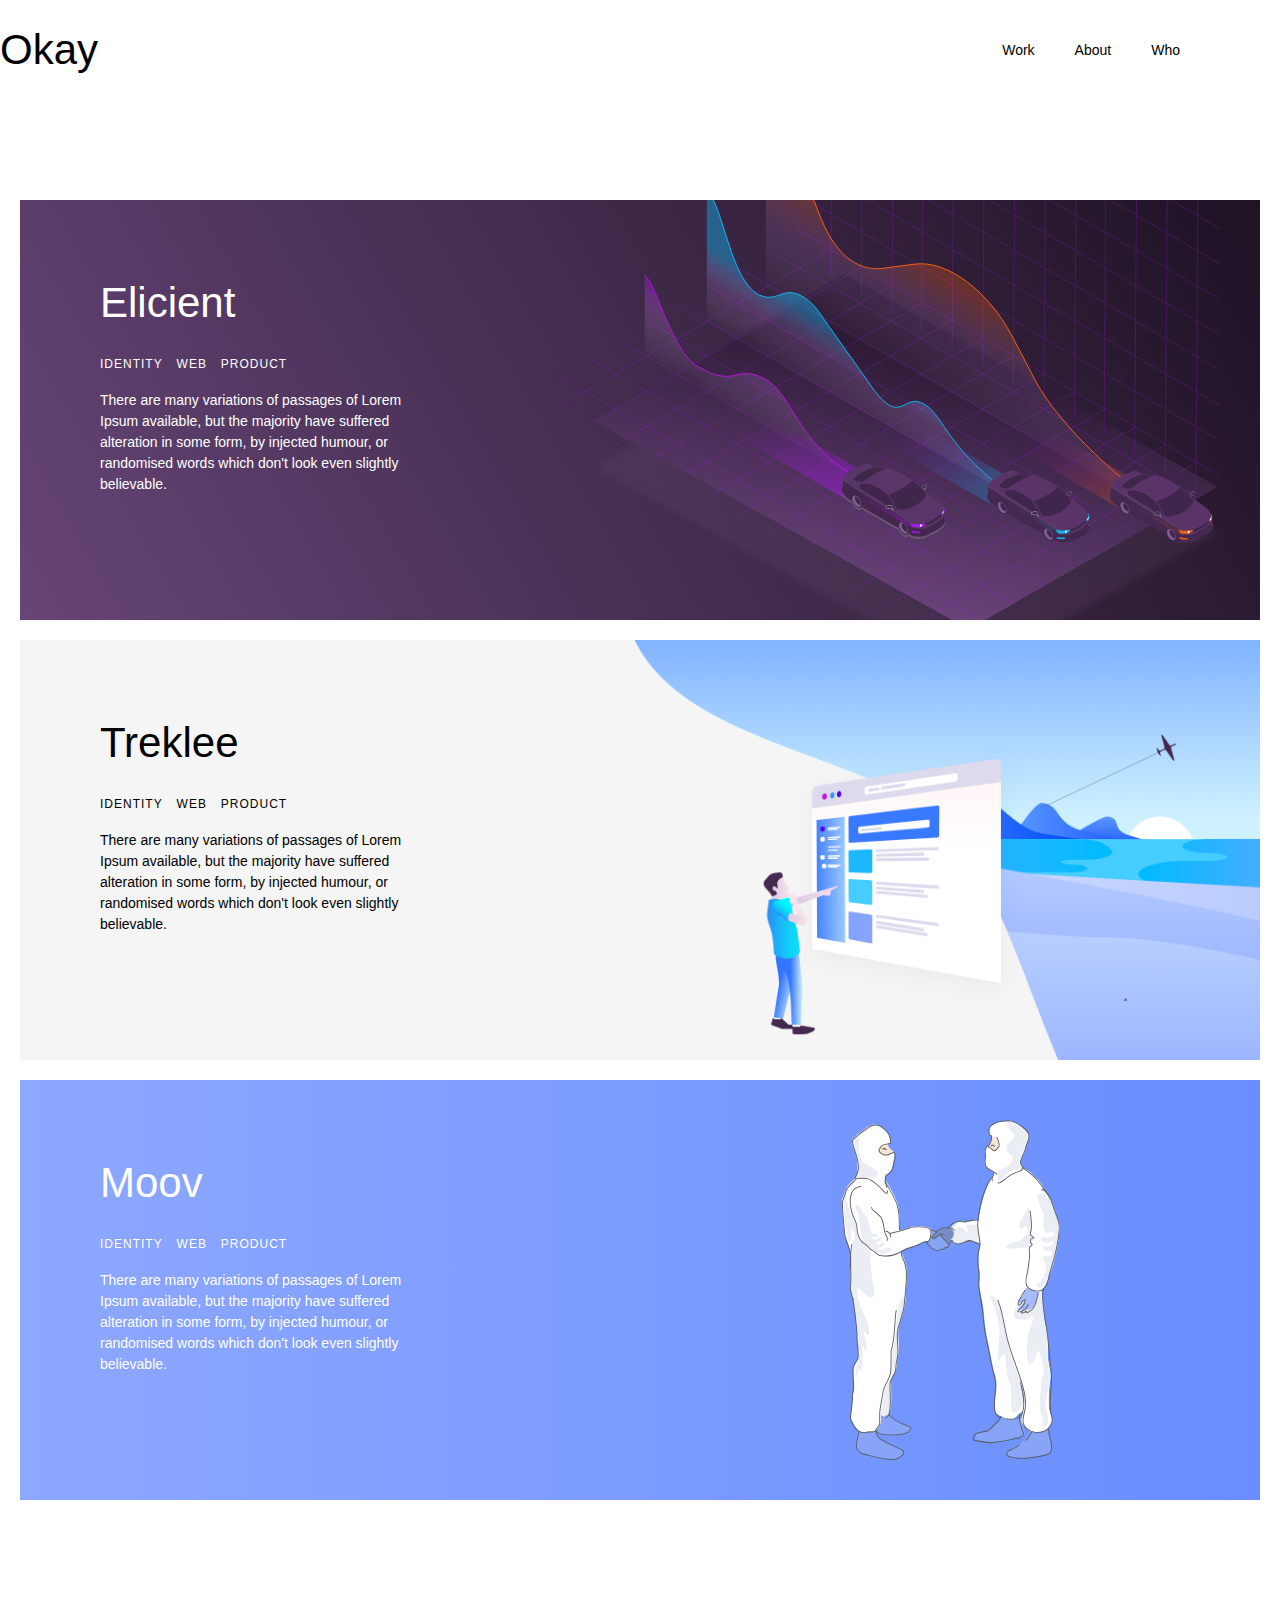
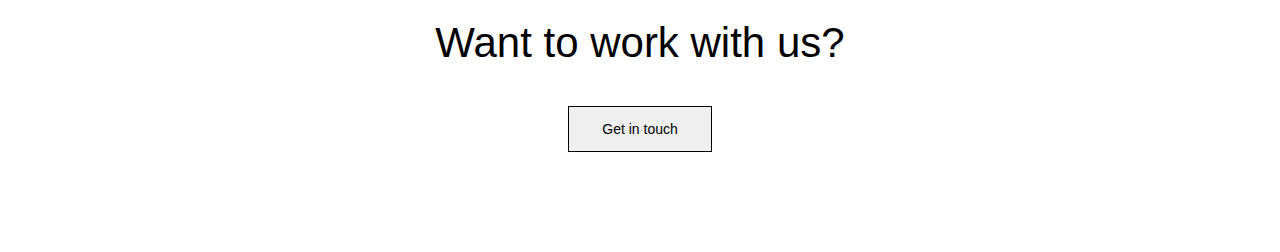
<file: work.html>
<!DOCTYPE html>
<html>
  <head>
    <title>Okay Creative</title>
    <link rel="stylesheet" href="reset.css" />
    <link rel="stylesheet" href="style.css" />
  </head>
  <body class="work">
    <header id="main-header">
      <h1><a href="/">Okay</a></h1>
      <nav>
        <a href="/work.html">Work</a>
        <a href="/#about">About</a>
        <a href="/#who">Who</a>
      </nav>
    </header>
    <main>
      <article class="elicient">
        <aside>
          <h2>Elicient</h2>
          <ul class="deliverables">
            <li>Identity</li>
            <li>Web</li>
            <li>Product</li>
          </ul>
          <p>
            There are many variations of passages of Lorem Ipsum available, but the majority have suffered alteration in some form, by injected humour, or randomised words which don't look even slightly believable.
          </p>
        </aside>
        <div class="image" style="background-image:url('images/elicient-article.svg');"></div>
      </article>
      <article class="treklee">
        <aside>
          <h2>Treklee</h2>
          <ul class="deliverables">
            <li>Identity</li>
            <li>Web</li>
            <li>Product</li>
          </ul>
          <p>
            There are many variations of passages of Lorem Ipsum available, but the majority have suffered alteration in some form, by injected humour, or randomised words which don't look even slightly believable.
          </p>
        </aside>
        <div class="image" style="background-image:url('images/treklee-article.png');"></div>
      </article>
      <article class="moov">
        <aside>
          <h2>Moov</h2>
          <ul class="deliverables">
            <li>Identity</li>
            <li>Web</li>
            <li>Product</li>
          </ul>
          <p>
            There are many variations of passages of Lorem Ipsum available, but the majority have suffered alteration in some form, by injected humour, or randomised words which don't look even slightly believable.
          </p>
        </aside>
        <div class="image" style="background-image:url('images/moov-article.svg');"></div>
      </article>
    </main>
    <footer>
      <h2>Want to work with us?</h2>
      <button>Get in touch</button>
    </footer>
    <script src="main.js"></script>
  </body>
</html>
</file>
<file: style.css>
html {
  font-family: 'Helvetica Neue', Helvetica, Arial, sans-serif;
  font-size: 14px;
  -webkit-font-smoothing: antialiased;
}

a, a:visited, a:link {
  text-decoration: none;
  color: inherit;
}

button {
  border: 1px solid black;
  color: black;
  padding: 14px 33px;
  font-size: 14px;
}

h1, h2 {
  font-size: 42px;
}

h2, h3 {
  line-height: 1.1;
}

p {
  line-height: 1.5;
}

ul li {
  display:inline-block;
  text-transform: uppercase;
  letter-spacing: 1px;
  font-size: 12px;
}

ul li+li {
  margin-left: 10px;
}

h3 {
  font-size: 14px;
}

*+h2, *+h3, *+button {
  margin-top: 40px;
}

*+ul {
  margin-top: 30px;
}

*+p {
  margin-top: 20px;
}

p+p {
  margin-top: 0;
}

section p, 
section h2, 
section h3 {
  max-width: 440px;
}

section > .juxtapose {
  padding: 0;
}

section > img {
  min-height: 600px;
}

.juxtapose {
  padding: 0;
  display: flex;
  align-items: stretch;
  height: 100%;
}

.primary, .secondary {
  width: 50%;
  padding: 100px 100px;
  display: flex;
  justify-content: center;
  align-items: flex-start;
  flex-direction: column;
}

.primary {
  padding-right: 60px;
}

.secondary {
  padding-left: 60px;
}

header {
  display: flex;
  justify-content: space-between;
  align-items: center;
}

header .logo, header nav {
  display: flex;
  align-items: center;
  margin: 0;
  transition: color 0.1s ease, background-color 0.1s ease;
}

header .logo {
  height: 100px;
  padding-left: 100px;
  width: 50%;
  justify-content: flex-start;
}

header nav {
  height: 100px;
  padding-right: 100px;
  width: 50%;
  justify-content: flex-end;
}

header nav a+a {
  margin-left: 40px;
}

.hero {
  height: 100vh;
}

.hero .primary {
  justify-content: center;
  color: black;
}

.hero .secondary {
  justify-content: center;
  align-items: center;
  color: white;
}

footer {
  padding: 100px 100px;
  text-align: center;
}



/* Overrides for landing page */

.landing header {
  position: fixed;
  top: 0;
  left: 0;
  right: 0;
  
}

.landing .hero .primary {
  background-color: white;
  color: black;
}

.landing .primary,
.landing .secondary {
  background-color: black;
  color: white;
}

.who .primary, 
.who .secondary {
  justify-content: flex-start;
}



/* Work page */

.work header {
  position: static;
  margin-bottom: 100px;
}

.work article {
  margin: 0 20px 20px 20px;
  height: 420px;
  display: flex;
  align-items: flex-start;
  justify-content: space-between;
  overflow: hidden;
}

.work article aside {
  flex-grow: 0;
  max-width: 340px;
  margin: 80px 80px
}

.work article .image {
  background-size: cover;
  background-repeat: no-repeat;
  flex-grow: 1;
  height: 100%;
}

.work .elicient {
  color: white;
  background-image: linear-gradient(60deg, #674577, #1E1224);
}

.work .elicient .image {
  background-position: 50% 80%;
  max-width: 800px;
}


.work .treklee {
  background-color: #F5F5F5;
}

.work .treklee .image {
  background-position: 50% 100%;
  max-width: 644px;
}

.work .moov {
  color: white;
  background-image: linear-gradient(90deg, #8DA8FF, #698DFF);
}

.work .moov .image {
  background-size: contain;
  background-position: 100% 100%;
  height: calc(100% - 80px);
  margin: 40px 200px;
}
</file>
